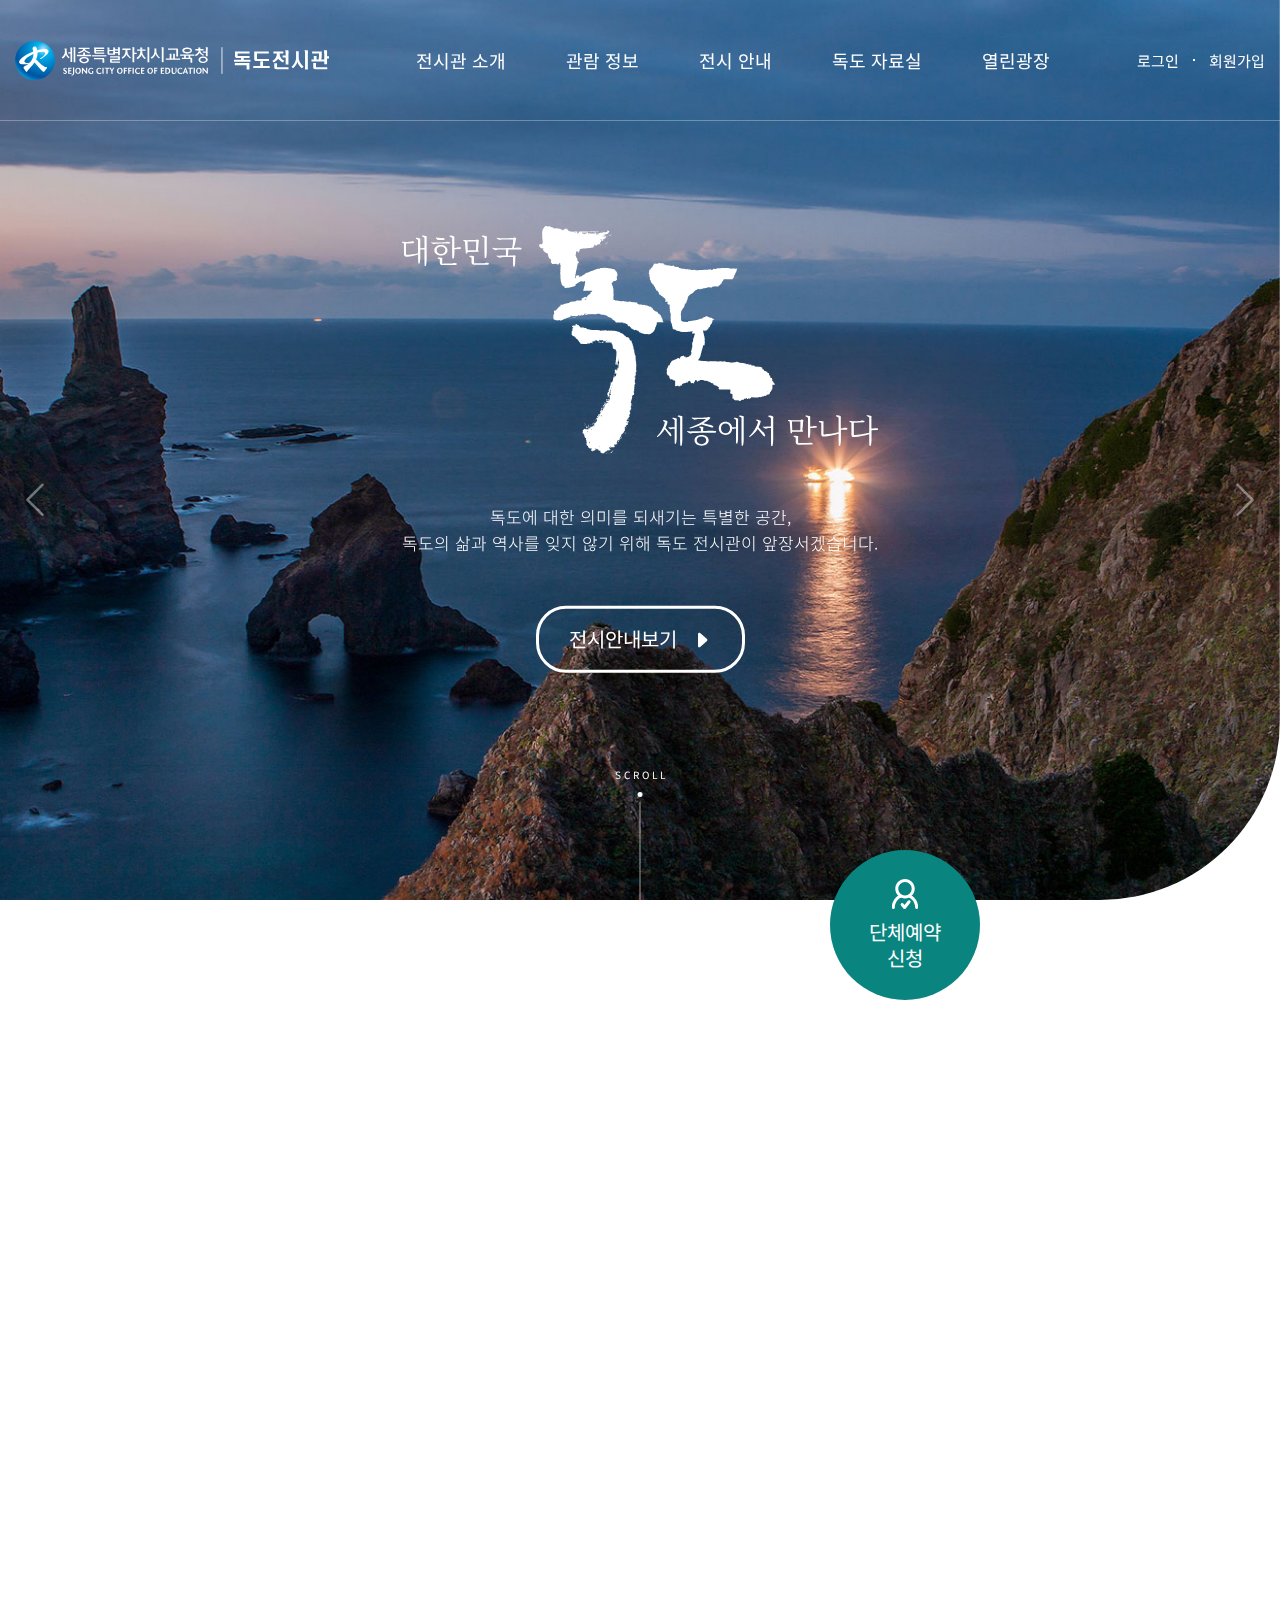
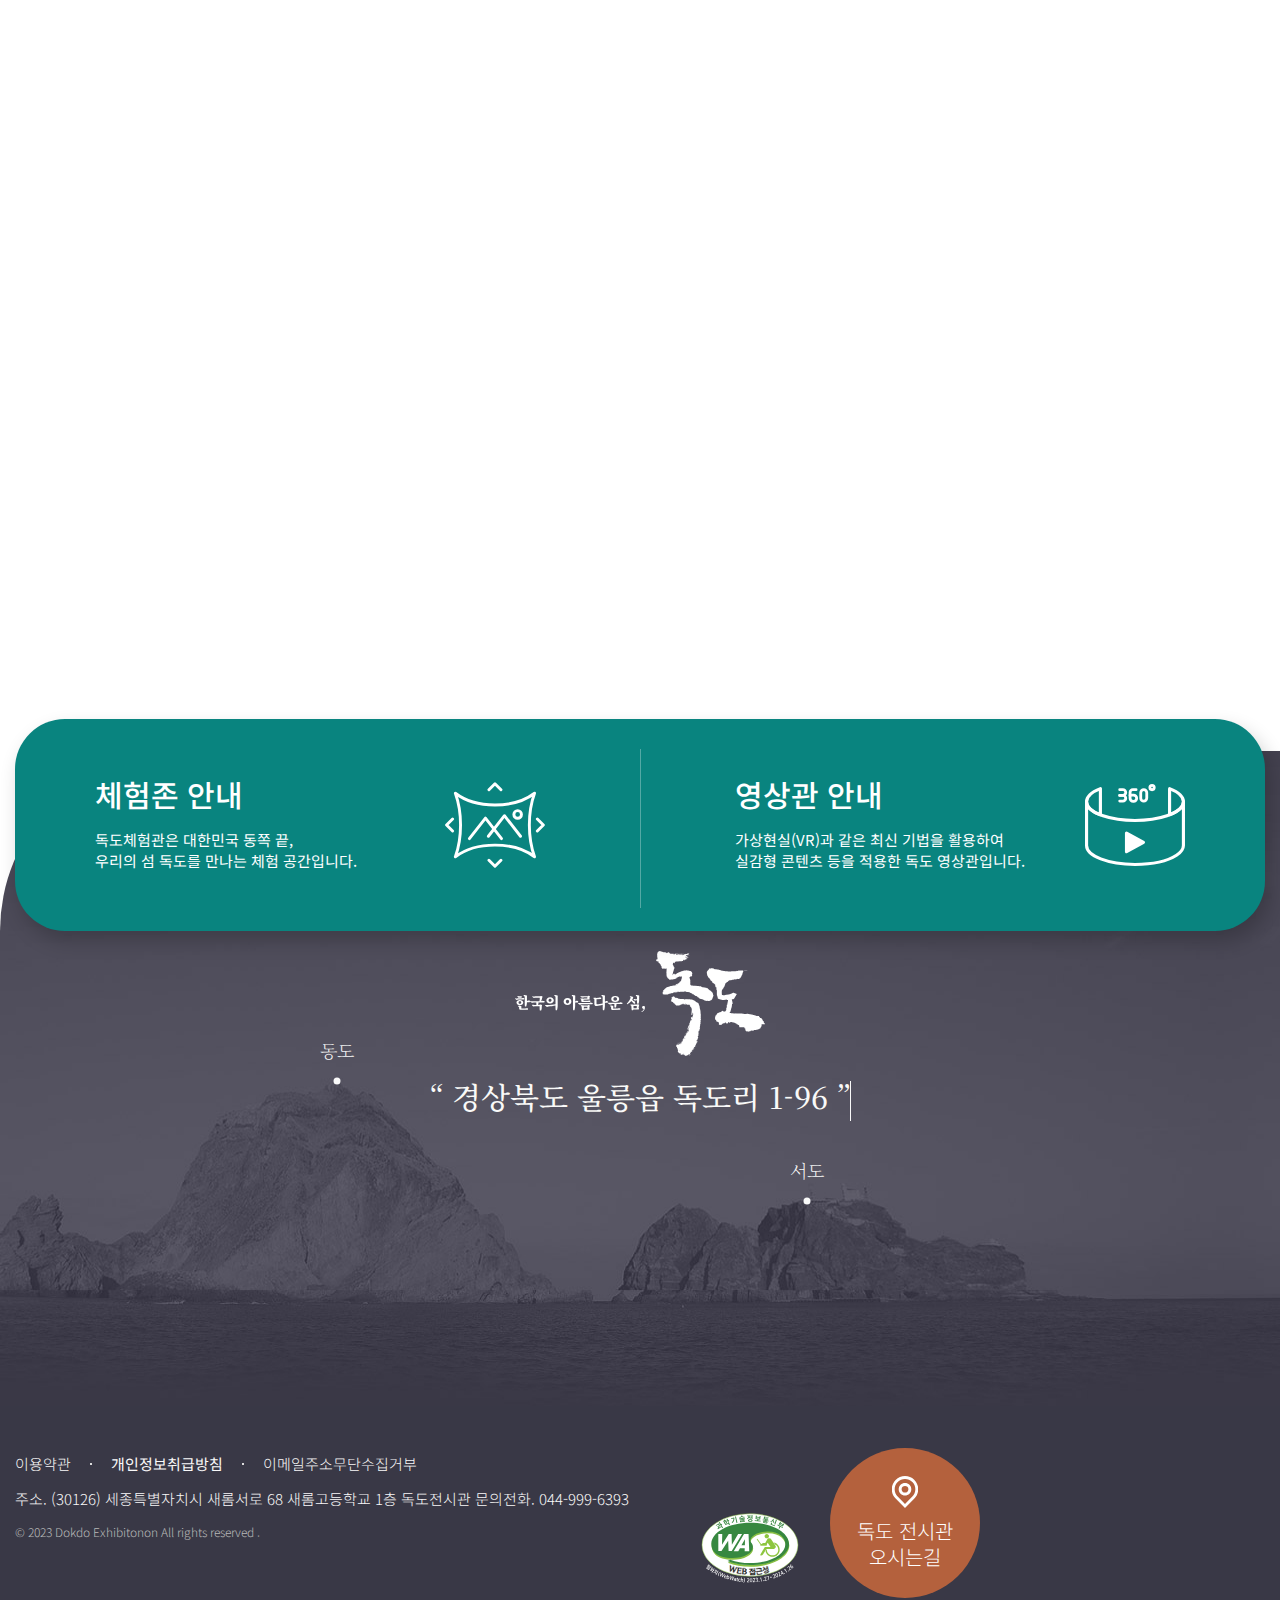
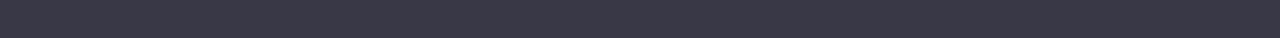
<file: index.html>
<!DOCTYPE html>
<html lang="ko">

<head>
    <meta charset="UTF-8">
    <meta name="viewport" content="width=device-width, initial-scale=1.0">
    <title>독도전시관</title>
    <link rel="stylesheet" href="./css/base.css">
    <link rel="stylesheet" href="https://cdn.jsdelivr.net/npm/swiper@9/swiper-bundle.min.css" />
    <link rel="stylesheet" href="./css/animate.min.css">
    <link rel="stylesheet" href="./css/aos.css">
    <link rel="stylesheet" href="./css/style.css?ver=1.0">

    <script src="./js/jquery-1.12.4.min.js"></script>
    <script src="https://cdn.jsdelivr.net/npm/swiper@9/swiper-bundle.min.js"></script>
    <script src="./js/ScrollToPlugin.min.js"></script>
    <script src="./js/TweenMax.min.js"></script>
    <script src="./js/aos.js"></script>
    <script src="./js/custom.js?ver=1.0"></script>
</head>

<body>
    <div class="wrap">
        <!-- 헤더 -->
        <header class="header">
            <div class="inner header_wrap">
                <h1><a href="/"><img src="./images/logo_simbol.svg" alt=""><img src="./images/logo_tx.svg" alt=""></a>
                </h1>
                <nav class="gnb">
                    <h2 class="blind">메뉴</h2>
                    <ul class="menu">
                        <li><a href="">전시관 소개</a>
                            <ul class="sub">
                                <li><a href="">인사말</a></li>
                                <li><a href="">전시관 연혁</a></li>
                                <li><a href="">오시는길</a></li>
                            </ul>
                        </li>

                        <li><a href="">관람 정보</a>
                            <ul class="sub">
                                <li><a href="">관람안내</a></li>
                                <li><a href="">단체예약</a></li>
                                <li><a href="">예약확인취소</a></li>
                            </ul>
                        </li>

                        <li><a href="">전시 안내</a></li>
                        <li><a href="">독도 자료실</a>
                            <ul class="sub">
                                <li><a href="">독도현황</a></li>
                                <li><a href="">독도사진</a></li>
                                <li><a href="">교육자료실</a></li>
                            </ul>
                        </li>
                        <li><a href="">열린광장</a>
                            <ul class="sub">
                                <li><a href="">공지사항</a></li>
                                <li><a href="">포토앨범</a></li>
                            </ul>
                        </li>
                    </ul>
                </nav>
                <div class="login_area">
                    <ul class="member">
                        <li><a href="">로그인</a></li>
                        <li><a href="">회원가입</a></li>
                    </ul>
                </div>

            </div>

        </header>

        <!-- 메인 -->
        <main>
            <section class="main_visual">
                <h2 class="blind">메인 컨텐츠 소개</h2>
                <div class="main_slide swiper">
                    <div class="swiper-wrapper">
                        <div class="swiper-slide itm01 itm">
                            <div class="slide-image" data-swiper-parallax='45%'></div>
                            <div class="content">
                                <div class="img_box">
                                    <img src="./images/visual_tx.svg" alt="">
                                </div>
                                <p>독도에 대한 의미를 되새기는 특별한 공간,<br />독도의 삶과 역사를 잊지 않기 위해 독도 전시관이 앞장서겠습니다.</p>
                                <a href="" class="btn wc">전시안내보기<i class="bi bi-caret-right-fill"></i></a>
                            </div>
                        </div>
                        <div class="swiper-slide itm02 itm">
                            <div class="slide-image" data-swiper-parallax='45%'></div>
                            <div class="content">
                                <div class="img_box">
                                    <img src="./images/visual_tx.svg" alt="">
                                </div>
                                <p>독도에 대한 의미를 되새기는 특별한 공간,<br />독도의 삶과 역사를 잊지 않기 위해 독도 전시관이 앞장서겠습니다.</p>
                                <a href="" class="btn wc">전시안내보기</a>
                            </div>
                        </div>
                    </div>
                </div>

                <div class="arrows">
                    <i class="bi bi-chevron-left left"></i>
                    <i class="bi bi-chevron-right right"></i>
                </div>
                <div class="btn_cicle">
                    <a href="" class="case">
                        <span>단체예약<br />신청</span>
                    </a>
                </div>
                <div class="scroll">
                    <span>S C R O L L</span>
                </div>
            </section>


            <section class="main_content section _se_">
                <h2 class="blind">메인 콘텐츠</h2>
                <div class="inner content">
                    <div class="left">
                        <h3>독도 바로알기</h3>
                        <p>독도의 역사를 배우고, 자연을 체험하며 독도영토주권<br />
                            수호 의지를 다질 수 있는 소중한 시간이 되기를 바랍니다.</p>
                        <a href="" class="btn mc">바로가기
                        </a>
                    </div>
                    <div class="right">
                        <h3>관람안내</h3>
                        <div class="desc">
                            <i class="bi bi-caret-right-fill"></i>
                            <a href="tel:044-999-6393" class="tel">044-999-6393</a>
                            <a href="" class="btn2">관람 문의하기</a>
                        </div>
                        <ul class="list_dots list">

                            <li><strong>관람시간</strong>
                                <p>화요일-토요일 9:00 ~ 17:00<br />
                                    (점심시간 12:00~13:00, 입장마감 16:30)<br />
                                    <span>※ 관람시간은 학교 사정에 따라 변경될 수 있습니다.</span>
                                </p>
                            </li>
                            <li><strong>휴관안내</strong>
                                <p>일요일, 월요일 및 공휴일</p>
                            </li>
                            <li><strong class="ls2">위치</strong>
                                <p>세종특별자치시 새롬서로 68 새롬고등학교 1층</p>
                            </li>

                        </ul>
                    </div>
                </div>

            </section>


            <section class="main_notice _se_">
                <div class="inner content">
                    <div class="left">
                        <h2>공지사항</h2>
                        <p>독도의 미래를 생각하는 공간으로<br />
                            앞으로도 지속적으로 활용되기를 바랍니다.</p>
                        <div class="arrows">
                            <i class="bi bi-chevron-left left"></i>
                            <i class="bi bi-chevron-right right"></i>
                        </div>

                    </div>
                    <div class="right_slide">
                        <div class="swiper notice_slide">
                            <div class="swiper-wrapper">
                                <div class="swiper-slide card">
                                    <a href="">
                                        <div class="img_box"><img src="./images/img_visual01.jpg" alt=""></div>
                                        <div class="new btn3">NEW</div>
                                        <strong>2023학년도 독도전시관 상반기 독도체험교실 안내</strong>
                                        <p class="desc">2023학년도 상반기 독도체험교실을 다음과 같이 실시합니다.
                                            □ 행사안내
                                            ◦ (기 간) 2023. 4. 4.(화) ~ 6. 16.(금)
                                        </p>
                                    </a>
                                </div>
                                <div class="swiper-slide card">
                                    <a href="">
                                        <div class="img_box"><img src="./images/img_visual02.jpg" alt=""></div>
                                        <div class="new btn3">NEW</div>
                                        <strong>2023학년도 독도전시관 상반기 독도체험교실 안내</strong>
                                        <p class="desc">2023학년도 상반기 독도체험교실을 다음과 같이 실시합니다.
                                            □ 행사안내
                                            ◦ (기 간) 2023. 4. 4.(화) ~ 6. 16.(금)
                                        </p>
                                    </a>

                                </div>
                            </div>
                        </div>
                    </div>
                </div>
            </section>

            <section class="main_banner _se_">
                <h2 class="blind">메인 배너</h2>
                <div class="inner">
                    <ul class="content">
                        <li>
                            <a href="">
                                <h3>체험존 안내</h3>
                                <p>독도체험관은 대한민국 동쪽 끝, <br /> 우리의 섬 독도를 만나는 체험 공간입니다.</p>

                            </a>
                        </li>
                        <li>
                            <a href="">
                                <h3>영상관 안내</h3>
                                <p>가상현실(VR)과 같은 최신 기법을 활용하여<br />
                                    실감형 콘텐츠 등을 적용한 독도 영상관입니다.
                                </p>
                            </a>
                        </li>
                    </ul>
                </div>
            </section>

        </main>
        <!-- 푸터 -->
        <footer class="footer">
            <div class="top">
                <div class="inner content">
                    <div class="img_box">
                        <img src="./images/img_logo2.svg" alt="">
                    </div>
                    <div class="txt">“ 경상북도 울릉읍 독도리 1-96 ”</div>
                </div>
                <div class="dots">
                    <div class="east">
                        <p>동도</p>
                    </div>
                    <div class="west">
                        <p>서도</p>
                    </div>
                </div>
            </div>
            <div class="bottom">
                <div class="bottom_wrap">
                    <address class="inner content">
                        <ul class="customer">
                            <li><a href="">이용약관</a></li>
                            <li><a href=""><strong>개인정보취급방침</strong></a></li>
                            <li><a href="">이메일주소무단수집거부</a></li>
                        </ul>
                        <div class="adress">
                            주소. (30126) 세종특별자치시 새롬서로 68 새롬고등학교 1층 독도전시관
                            문의전화. 044-999-6393
                        </div>
                        <div class="copy">&copy; 2023 Dokdo Exhibitonon All rights reserved .</div>
                    </address>
                    <div class="web">
                        <img src="./images/wa_mark.svg" alt="">
                        <div class="btn_cicle">
                            <a href="" class="case">
                                <span>독도 전시관<br />오시는길</span>
                            </a>
                        </div>
                    </div>
                </div>
            </div>
        </footer>
        <div class="mobil_btn">
            <i class="bi bi-list"></i>
        </div>
    </div>
</body>

</html>
</file>
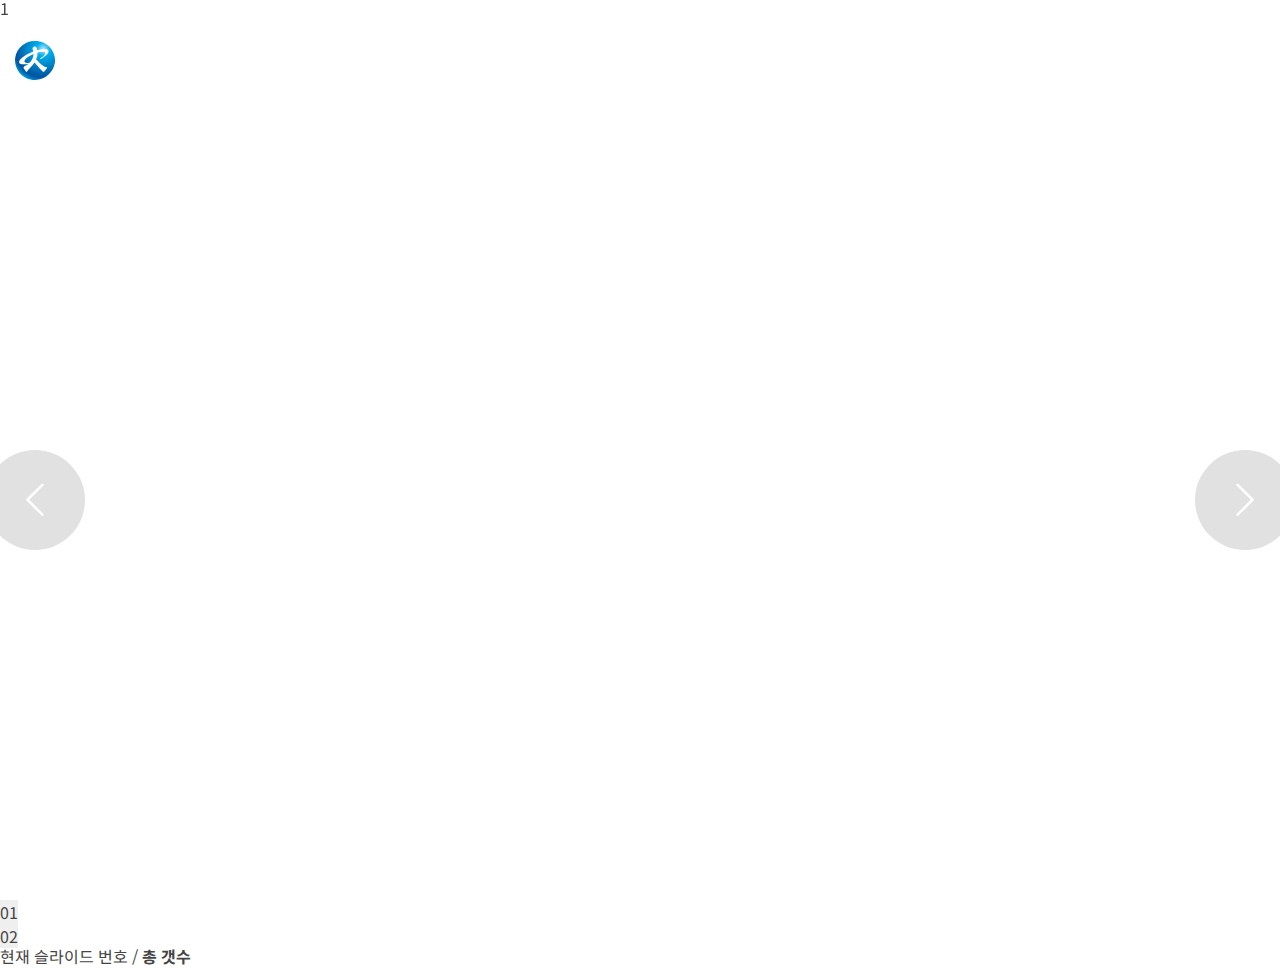
<file: index_b01.html>
<!DOCTYPE html>
<html lang="ko">

<head>
    <meta charset="UTF-8">
    <meta name="viewport" content="width=device-width, initial-scale=1.0">
    <title>독도 따라만들기</title>
    <link rel="stylesheet" href="./css/base.css">
    <link rel="stylesheet" href="https://cdn.jsdelivr.net/npm/swiper@9/swiper-bundle.min.css" />
    <link rel="stylesheet" href="./css/aos.css">
    <link rel="stylesheet" href="./css/style.css?ver=1.0">

    <script src="./js/jquery-1.12.4.min.js"></script>
    <script src="https://cdn.jsdelivr.net/npm/swiper@9/swiper-bundle.min.js"></script>
    <script src="./js/ScrollToPlugin.min.js"></script>
    <script src="./js/TweenMax.min.js"></script>
    <script src="./js/aos.js"></script>
    <script src="./js/custom.js?ver=1.0"></script>
</head>

<body>
    <div class="wrap">
        <!-- 헤더 -->
        <header class="header">
            <div class="inner header_wrap">
                <h1><a href="/"><img src="./images/logo_simbol.svg" alt=""><img src="./images/logo_tx.svg" alt=""></a>
                </h1>
                <nav class="gnb">
                    <ul class="menu">
                        <li><a href="">전시관 소개</a>
                            <ul class="sub">
                                <li><a href="">인사말</a></li>
                                <li><a href="">전시관 연혁</a></li>
                                <li><a href="">오시는길</a></li>
                            </ul>
                        </li>

                        <li><a href="">관람 정보</a>
                            <ul class="sub">
                                <li><a href="">관람안내</a></li>
                                <li><a href="">단체예약</a></li>
                                <li><a href="">예약확인취소</a></li>
                            </ul>
                        </li>

                        <li><a href="">전시 안내</a></li>
                        <li><a href="">독도 자료실</a>
                            <ul class="sub">
                                <li><a href="">독도현황</a></li>
                                <li><a href="">독도사진</a></li>
                                <li><a href="">교육자료실</a></li>
                            </ul>
                        </li>
                        <li><a href="">열린광장</a>
                            <ul class="sub">
                                <li><a href="">공지사항</a></li>
                                <li><a href="">포토앨범</a></li>
                            </ul>
                        </li>
                    </ul>
                </nav>
                <div class="login_area">
                    <ul class="member">
                        <li><a href="">로그인</a></li>
                        <li><a href="">회원가입</a></li>
                    </ul>
                </div>
            </div>
        </header>
        <!-- 메인 -->
        <main>
            <section class="main_visual">
                <div class="main_slide swiper">
                    <div class="swiper-wrapper">
                        <!-- swiper-slide-active라는 스와이퍼 적용 시 붙는 class가 존재함 ↓-->
                        <div class="swiper-slide itm01 itm">1</div>
                        <div class="swiper-slide itm02 itm">2</div>
                        <!-- 그래서 css로 slideActiveClass: 'on' 적용해서 class를 on으로 바꿈 -->
                    </div>
                </div>
                <div class="arrows">
                    <i class="bi bi-chevron-left left"></i>
                    <i class="bi bi-chevron-right right"></i>
                </div>
                <ul class="slide_dots">
                    <li><button>01</button></li>
                    <li><button>02</button></li>
                </ul>

                <div class="num">
                    <span>현재 슬라이드 번호</span> / <strong>총 갯수</strong>
                </div>

                <div class="cicle">
                    <span></span>
                    <span></span>
                </div>

            </section>

            <section class="">
                <div class=" inner"></div>
            </section>

            <section class="">
                <div class="inner"></div>
            </section>

        </main>
        <!-- 푸터 -->
        <footer class="footer">

        </footer>
    </div>
</body>

</html>
</file>
<file: css/base.css>
@charset "utf-8";

@import url('https://fonts.googleapis.com/css2?family=Noto+Sans+KR:wght@100;300;400;500;700;900&family=Noto+Serif+KR:wght@200;300;400;500;600;700;900&family=Roboto:wght@100;300;400;500;700;900&display=swap');
@import url("https://cdn.jsdelivr.net/npm/bootstrap-icons@1.10.5/font/bootstrap-icons.css");
/* 
 * base CSS Document
 */

/* reset */
body,
p,
div,
span,
h1,
h2,
h3,
h4,
h5,
h6,
ul,
ol,
li,
dl,
dt,
dd,
table,
th,
td,
form,
fieldset,
legend,
input,
textarea,
button,
select {
    margin: 0;
    padding: 0;
    box-sizing: border-box;
}

*::before,
*::after {
    box-sizing: border-box;
}

body,
input,
textarea,
button,
select {
    font-family: 'Noto Sans KR', 'Roboto', 'Noto Serif KR', sans-serif;
    color: #444;
    font-weight: 400;
}

html {
    font-size: 6.25%;
}

body {
    font-size: 16rem;
    font-family: 'Noto Sans KR', 'Roboto', 'Noto Serif KR', sans-serif;
    line-height: 1;
    word-break: keep-all;
}

h1,
h2,
h3,
h4,
h5,
h6 {
    font-size: inherit;
    font-weight: inherit;
}

input,
textarea,
button,
select {
    font-size: 16px;
}

img,
fieldset,
button {
    border: 0;
}

textarea {
    overflow: auto;
}

input[type=submit],
input[type=button],
button {
    cursor: pointer;
}

img {
    vertical-align: top;
}

address,
em {
    font-style: normal;
}

table {
    border-spacing: 0;
    border-collapse: collapse;
}

table,
th,
td {
    border: none;
}

caption {
    overflow: hidden;
    line-height: 0;
    text-indent: -2000em;
}

legend,
.hidden {
    padding: 0;
    margin: 0;
    overflow: hidden !important;
    text-indent: 100%;
    white-space: nowrap;
    font-size: 0;
}

i {
    font-style: normal;
}

/* HTML5 display-role reset for older browsers */
article,
aside,
details,
figcaption,
figure,
footer,
header,
hgroup,
menu,
nav,
section,
address {
    display: block;
    box-sizing: border-box;
}

figure {
    padding: 0px;
    margin: 0px;
}

/* 링크 기본값 */
a {
    text-decoration: none;
    color: inherit
}

/* 리스트 스타일 제거 */
ul,
ol,
li {
    list-style: none;
}

/* mobile */
body {
    -webkit-text-size-adjust: none;
    -moz-text-size-adjust: none;
    -ms-text-size-adjust: none;
}

/* hidden contents */
.skip,
.hidden {
    position: absolute;
    width: 1rem;
    height: 1rem;
    font-size: 0;
    line-height: 0;
    overflow: hidden;
    z-index: -1
}

.blind {
    position: absolute;
    width: 1px;
    height: 1px;
    margin: -1px;
    overflow: hidden;
    clip: rect(0 0 0 0)
}

.skip:focus {
    top: 0;
    left: 0;
    display: inline-block;
    width: auto;
    height: auto;
    padding: 0 30rem;
    font-size: 14rem;
    line-height: 40rem;
    color: #fff;
    background: #09847F;
    z-index: 10
}

#skip_navi {
    position: absolute;
    top: 0;
    height: 0rem;
    width: 100%;
    z-index: 999;
}

#skip_navi a {
    display: block;
    height: 1rem;
    width: 1rem;
    margin-bottom: -1rem;
    overflow: hidden;
    text-align: center;
    color: #fff;
    white-space: nowrap;
    font-size: 18rem
}

#skip_navi a:focus,
#skip_navi a:active {
    display: block;
    top: 0;
    width: 100%;
    height: 45rem;
    line-height: 45rem;
    padding: 10rem 0;
    background: #09847F;
}


.inner {
    max-width: 1440rem;
    margin: 0 auto;
    padding: 0 15rem;
}
</file>
<file: css/style.css>
/* 변수쓰기 */
:root {
    --mc: #09847F;
    --sc: #B4613D;
    --lc: #dddddd;
    --wc: #ffffff;
    --dc: #444444;
    --gc: #f9f9f9;
}


.inner {
    max-width: 1440rem;
    margin: 0 auto;
    padding: 0 15rem;
}

.btn {
    display: inline-block;
    font-size: 20rem;
    padding: 20rem 30rem;
    border-radius: 30rem;
    overflow: hidden;
}

.btn2 {
    display: inline-block;
    font-size: 18rem;
    padding: 10rem 20rem;
    border-radius: 20rem;
    overflow: hidden;
    background: var(--dc);
    color: var(--wc);
    transition: .5s;
}

.btn2:hover {
    background: #111;
}

.btn3 {
    display: inline-block;
    font-size: 14rem;
    padding: 5rem 10rem 4rem 10rem;
    border-radius: 10rem;
    overflow: hidden;
    color: var(--mc);
    border: 2px solid var(--mc);
}

.btn::after {
    content: "\f231";
    font-family: bootstrap-icons;
    vertical-align: -3px;
    margin: 0 0 0 15rem;
}

.btn.wc {
    position: relative;
    color: var(--wc);
    border: 3px solid var(--wc);

}

.btn.wc::before {
    content: "";
    position: absolute;
    top: 0;
    left: 0;
    right: 0;
    height: 0;
    z-index: -1;
    background: var(--mc);
    transition: .5s;
}

.btn.wc:hover::before {
    top: auto;
    bottom: 0;
    height: 100%;
}

.btn.mc {
    position: relative;
    color: var(--mc);
    border: 3px solid var(--mc);
    transition: 0.4s;
}

.btn.mc::before {
    content: "";
    position: absolute;
    top: 0;
    left: 0;
    right: 0;
    height: 0;
    z-index: -1;
    background: var(--mc);
    transition: .5s;
}

.btn.mc:hover::before {
    top: auto;
    bottom: 0;
    height: 100%;
}

.btn.mc:hover {
    color: var(--wc);
}

.list_dots>* {
    position: relative;
    padding: 0 0 0 15rem;
}

.list_dots>*::before {
    content: "";
    position: absolute;
    top: 7rem;
    left: 0;
    width: 2rem;
    height: 2rem;
    background: var(--mc);
}


.section {
    padding: 100rem 0;
}

.section.gc {
    background: var(--gc);
}


.wrap {}


/* 헤더 */
.header {
    position: fixed;
    top: 0;
    left: 0;
    right: 0;
    z-index: 999;
    border-bottom: 1px solid rgba(255, 255, 255, 0.3);
}


.header.on {
    background: var(--wc);
    border-bottom: 1px solid rgba(0, 0, 0, 0.1);
}

.header .header_wrap {
    display: flex;
    justify-content: space-between;
    align-items: center;
    height: 120rem;
    color: var(--mc);

    transition: height 0.5s;
}

.header.on .header_wrap {
    height: 80rem;
}

.header h1 {
    font-size: 0;
}

.header h1 img {
    height: 39rem;
}

.header.on h1 img:last-child {
    filter: invert();
}

/* 메뉴 */
.gnb {}

.gnb .menu {
    display: flex;
}

.gnb .menu>li {
    position: relative;
    padding: 0 30px;
}

.gnb .menu a {
    display: block;
    color: var(--wc);
    font-size: 18rem;
    line-height: 120rem;
}

.header.on .gnb .menu a {
    color: var(--dc);
}

/* 서브메뉴(다단메뉴) */
.gnb .sub {
    position: absolute;
    top: 130rem;
    left: 50%;
    transform: translate(-50%, 0);
    background: var(--wc);
    width: 180rem;
    text-align: center;
    box-shadow: 15px 20px 30px rgba(17, 17, 17, 0.1);
    padding: 15rem 0;
    border-radius: 20rem;

    opacity: 0;
    visibility: hidden;

    transition: 0.5s;
}

.header.on .gnb .menu li:hover .sub {
    top: 80rem;
}

.gnb .menu li:hover .sub {
    top: 100rem;
    opacity: 1;
    visibility: visible;
}

.gnb .sub li~li {}

.gnb .sub a {
    display: block;
    color: var(--dc);
    font-size: 15rem;
    line-height: 40rem;
}


/* 로그인 */
.login_area .member {
    display: flex;
    gap: 30px;
}

.login_area .member a {
    font-size: 15rem;
    color: var(--wc);
}

.login_area .member li~li {
    position: relative;
}

.login_area .member li~li::before {
    content: "";
    position: absolute;
    top: 50%;
    left: -15rem;
    width: 2px;
    height: 2px;
    transform: translate(-50%, -50%);
    background: var(--wc);
}

.header.on .login_area .member a {
    color: var(--dc);
}

.header.on .login_area .member li~li::before {
    background: var(--dc);
}


/* 메인 */
/* 메인 비쥬얼 스와이퍼 */
.main_visual {
    position: relative;
    height: 100vh;
}

.main_slide {
    border-radius: 0 0 180rem 0;
    overflow: hidden;
}

.main_slide .itm {
    position: relative;
    overflow: hidden;
    height: 100vh;
}

.main_slide .itm .slide-image {
    position: absolute;
    inset: 0 0 0 0;
}

.main_slide .itm .content {
    position: absolute;
    top: 50%;
    left: 50%;
    transform: translate(-50%, -50%);
    z-index: 999;

    text-align: center;
}

.main_slide .itm .img_box {
    margin: 0 0 50rem 0;
}

.main_slide .itm p {
    color: var(--wc);
    margin: 0 0 50rem 0;
    text-align: center;
    font-size: 17rem;
    font-weight: 300;
    line-height: 26rem;
    transform: translate(-100rem, 0);
    opacity: 0;
    transition: .5s 1s;
}

.main_slide .itm.on p {
    opacity: 1;
    transform: translate(0, 0);
}

.main_slide .itm .btn {
    transform: translate(100rem, 0);
    opacity: 0;
    transition: .5s 1.5s;
}

.main_slide .itm.on .btn {
    opacity: 1;
    transform: translate(0, 0);
}

/* .swiper-wrapper {
    transition-timing-function: cubic-bezier(0.17, 0.46, 1, 0.39);
} */

.main_slide .itm01 .slide-image {
    height: 100vh;
    background: url(../images/img_visual01.jpg) no-repeat center center/cover;
}

.main_slide .itm02 .slide-image {
    height: 100vh;
    background: url(../images/img_visual02.jpg) no-repeat center center/cover;
}

.main_visual .arrows {
    position: absolute;
    top: 50%;
    left: 50%;
    z-index: 998;
    transform: translate(-50%, -50%);
    max-width: 1600rem;
    width: 100%;

}

.main_visual .arrows i {
    position: absolute;
    top: 0;
    cursor: pointer;
    opacity: 0.4;
    transition: 0.5s;
}

.main_visual .arrows .left {
    left: -15rem;
}

.main_visual .arrows .right {
    right: -15rem;
}

.main_visual:hover .arrows .left {
    opacity: 1;
    transform: translate(30rem, 0);
}

.main_visual:hover .arrows .right {
    opacity: 1;
    transform: translate(-30rem, 0);
}

.main_visual .arrows i::before {
    font-size: 40rem;
    color: var(--wc);
    padding: 30rem;
    background: rgba(0, 0, 0, 0.3);
    border-radius: 50%;
}

.main_visual .scroll {
    position: absolute;
    bottom: 120px;
    left: 50%;
    transform: translate(-50%, 0);
    z-index: 998;
}

.main_visual .scroll span {
    position: relative;
    color: var(--gc);
    font-size: 10px;
    text-transform: uppercase;
}

.main_visual .scroll span::before {
    content: "";
    position: absolute;
    top: 35px;
    left: 50%;
    width: 2px;
    height: 120px;
    background: rgba(255, 255, 255, 0.3);
    transform: translate(-50%, 0);
}

.main_visual .scroll span::after {
    content: "";
    position: absolute;
    top: 25px;
    left: 50%;
    width: 5px;
    height: 5px;
    background: rgba(255, 255, 255, 1);
    transform: translate(-50%, 0);
    border-radius: 50%;

    animation: circle 1.5s infinite cubic-bezier(1, .45, .55, .65);
}

@keyframes circle {
    0% {
        transform: translate(-50%, 0);
    }

    80% {
        outline: 0 solid rgba(255, 255, 255, 0.8);
    }

    100% {
        transform: translate(-50%, 115px);
        outline: 30px solid rgba(64, 136, 230, 0);
    }
}


.main_visual .btn_cicle {
    position: absolute;
    bottom: -100rem;
    right: 300rem;
    z-index: 999;
    z-index: 1;
}

.main_visual .btn_cicle .case {
    display: flex;
    flex-direction: column;
    justify-content: center;
    align-items: center;
    width: 150rem;
    height: 150rem;
    background: var(--mc);
    color: var(--wc);
    font-size: 20rem;
    border-radius: 50%;
    text-align: center;
    line-height: 26rem;


}

.main_visual .btn_cicle:hover .case {

    animation: flipInY 1s;
}

.main_visual .btn_cicle .case::before {
    content: "";
    display: block;
    width: 26rem;
    height: 30rem;
    background: url(../images/icon_apply.svg) no-repeat center center/cover;
    margin: 0 0 10rem 0;
}

.main_content {}

.main_content .content {
    display: grid;
    grid-template-columns: repeat(2, 1fr);
    gap: 30rem;
}

.main_content .content>* {
    padding: 80rem 60rem;
}

.main_content .content .left {
    position: relative;
    border-radius: 50rem;
    background: var(--gc);
}

.main_content .content .left::before {
    content: '';
    position: absolute;
    bottom: 0;
    right: 0;
    width: 400rem;
    height: 200rem;
    background: url(../images/img_dokdo.png) no-repeat right bottom/cover;
    border-radius: 0 0 50rem 0;
    filter: invert(0);

}

.main_content .content h3 {
    font-size: 40rem;
    font-weight: 700;
    margin: 0 0 17rem 0;
}

.main_content .content .left {
    opacity: 0;
    transform: translate(0, 100rem);
    transition: 0.8s;
}

.main_content.on .content .left {
    opacity: 1;
    transform: translate(0, 0);
}

.main_content .content .right {
    opacity: 0;
    transform: translate(0, 100rem);
    transition: 0.8s;
}

.main_content.on .content .right {
    opacity: 1;
    transform: translate(0, 0);
}

.main_content .content .left p {
    font-size: 15rem;
    font-weight: 300;
    line-height: 20rem;
    margin: 0 0 57rem 0;
}


.main_content .content .right span {
    color: #aaa;
}

.main_content .content .right .desc {
    display: flex;
    justify-content: space-between;
    align-items: center;
    margin: 0 0 30rem 0;
    padding: 0 0 15rem 0;
    border-bottom: 1px dotted var(--lc);
}

.main_content .content .right .desc i {
    background: var(--gc);
    padding: 15rem 16rem;
    border-radius: 50%;
    font-size: 30rem;
}

.main_content .content .right .desc .tel {
    font-size: 35rem;
    font-weight: 700;
}



.main_content .content .list>* {
    display: grid;
    grid-template-columns: 100rem 1fr;
    margin: 0 0 20rem 0;
    line-height: 1.6;
}

.main_content .content .list>*::before {
    top: 13rem;
}

.main_content .content .list .ls2 {
    letter-spacing: 30rem;
}


.main_notice {
    padding: 0 0 100rem 0;
}

.main_notice .content {
    opacity: 0;
    transform: translate(0, 100rem);
    transition: 0.8s;
}

.main_notice.on .content {
    opacity: 1;
    transform: translate(0, 0)
}

.main_notice h2 {
    font-size: 50rem;
    font-weight: 700;
    margin: 0 0 30rem 0;
}

.main_notice .arrows i {
    padding: 11rem 16rem;
    font-size: 25rem;
    background: var(--lc);
    color: var(--gc);
    border-radius: 50%;
    margin: 0 20rem 0 0;
}

.main_notice p {
    font-size: 15rem;
    font-size: 300;
    line-height: 20rem;
    margin: 0 0 57rem 0;
}

.main_notice .content {
    display: grid;
    grid-template-columns: 1fr 2fr;
}

.main_notice .right_slide {
    position: relative;
    /* overflow: hidden; */
    min-width: 0;
}

.main_notice .right_slide::before {
    content: "";
    position: absolute;
    top: -20rem;
    left: -45rem;
    width: 100rem;
    height: 100rem;
    outline: 50rem solid var(--mc);
    border-radius: 50%;
}

.main_notice img {
    width: 100%;
    height: 300rem;
    object-fit: cover;
}

.main_notice .card {
    padding: 15rem;
    background: var(--gc);
    border-radius: 10rem;
}

.main_notice .card .img_box {
    border-radius: 5rem;
    overflow: hidden;
    margin: 0 0 15rem 0;
}

.main_notice .card strong {
    display: block;
    margin: 10rem 0;
}


.main_banner .content {
    position: relative;
    display: grid;
    grid-template-columns: repeat(2, 1fr);
    gap: 30rem;
    background: var(--mc);
    color: var(--wc);
    margin: 0 auto -80rem auto;

    border-radius: 50rem;
    box-shadow: 5rem 10rem 20rem rgba(0, 0, 0, 0.2);

    transform: translate(0, 100rem);
    transition: 0.5s;
    z-index: 1;
}

.main_banner.on .content {
    transform: translate(0, 0);
}

.main_banner .content a {
    display: block;
    padding: 60rem 80rem;
}

.main_banner .content h3 {
    font-size: 30rem;
    font-weight: 500;
    margin: 0 0 20rem 0;
}

.main_banner .content p {
    font-size: 15rem;
    line-height: 21rem;
}

.main_banner .content li {
    position: relative;
}


.main_banner .content li a::after {
    content: "";
    position: absolute;
    right: 80rem;
    top: 50%;
    transform: translate(0, -50%);
    width: 100rem;
    height: 100rem;
    background: url(../images/icon_experience.svg) no-repeat center;
}

.main_banner .content li:last-child a::after {
    background: url(../images/icon_theater.svg) no-repeat center;
}


.main_banner .content li~li::before {
    content: "";
    position: absolute;
    left: -15rem;
    top: 30rem;
    bottom: 30rem;
    height: 75%;
    width: 1px;
    background: rgba(255, 255, 255, 0.3);
}




.footer {}

.footer .top {
    position: relative;
    border-radius: 180rem 0 0 0;
    overflow: hidden;
    background: #434250 url(../images/bg_banner.jpg) no-repeat center bottom;
    padding: 200rem 0 300rem 0;

}

/* .footer .top .content {
    text-align: center;
} */

.footer .top .content .img_box {
    width: 250rem;
    margin: 0 auto 50rem auto;
}

.footer .top .txt {
    position: absolute;
    top: 330rem;
    left: 50%;
    transform: translate(-50%, 0);
    font-size: 30rem;
    font-weight: 500;
    font-family: 'Noto Serif KR';
    color: var(--dc);
    white-space: nowrap;
}

.footer .top .content .txt::before {
    content: "“ 경상북도 울릉읍 독도리 1-96 ”";
    position: absolute;
    top: 0;
    left: 0;


    width: 100%;
    height: 40rem;
    color: var(--gc);
    white-space: nowrap;
    overflow: hidden;

    border-right: 1px solid var(--gc);
    animation: tt 7s infinite steps(31);
}

@keyframes tt {
    0% {
        width: 0;
    }

    50% {
        width: 100%;
    }

    100% {
        width: 0;
    }
}




.footer .top .dots {
    position: relative;
    left: 50%;
    color: var(--gc);
    font-family: 'Noto Serif KR';
    font-size: 18rem;
    font-weight: 100;
}

.footer .top .dots .east {
    position: absolute;
    top: -65rem;
    left: 0;
    margin: 0 0 0 -320rem;
}

.footer .top .dots .west {
    position: absolute;
    top: 55rem;
    margin: 0 0 0 150rem;
}

.footer .top .dots .east::before,
.west::before {
    content: "";
    position: absolute;
    top: 40rem;
    left: 50%;
    transform: translate(-50%, -50%);
    width: 7rem;
    height: 7rem;
    background: var(--gc);
    border-radius: 50%;
}

.footer .top .dots .east::after,
.west::after {
    content: "";
    position: absolute;
    top: 40rem;
    left: 50%;
    transform: translate(-50%, -50%);
    border-radius: 50%;
    animation: scale 2.5s infinite;

}


@keyframes scale {
    0% {
        width: 10rem;
        height: 10rem;
        background: rgba(255, 255, 255, 0.2);
    }

    50% {
        width: 30rem;
        height: 30rem;
        background: rgba(255, 255, 255, 0.2);
    }

    100% {
        width: 7rem;
        height: 7rem;
        background: rgba(255, 255, 255, 0.2);
    }
}

.footer .bottom_wrap {
    padding: 50rem 0 100rem 0;
    background: #393846;
    color: var(--gc);
    font-size: 15rem;
    font-weight: 300;
}

.footer .bottom .customer {
    display: flex;
    gap: 40rem;
    margin: 0 0 20rem 0;
}

.footer .bottom .customer>* {
    position: relative;
}

.footer .bottom .customer li~li::before {
    content: "";
    position: absolute;
    left: -20rem;
    top: 50%;
    width: 2px;
    height: 2px;
    transform: translate(-50%, -50%);
    background: var(--lc);
}

.footer .bottom .adress {
    margin: 0 0 20rem 0;

}

.footer .bottom .copy {
    font-size: 12rem;
    color: #b8b8b8;
}

.footer .bottom .web {
    position: relative;
}

.footer .bottom .web img {
    position: absolute;
    bottom: -60rem;
    right: 480rem;
    height: 100rem;
    width: 100rem;
}


.footer .bottom .web .btn_cicle {
    position: absolute;
    bottom: -60rem;
    right: 300rem;
    z-index: 999;
    z-index: 1;
}

.footer .bottom .web .btn_cicle .case {
    display: flex;
    flex-direction: column;
    justify-content: center;
    align-items: center;
    width: 150rem;
    height: 150rem;
    background: var(--sc);
    color: var(--wc);
    font-size: 20rem;
    border-radius: 50%;
    text-align: center;
    line-height: 26rem;


}

.footer .bottom .web .btn_cicle:hover .case {

    animation: flipInY 1s;
}

.footer .bottom .web .btn_cicle .case::before {
    content: "";
    display: block;
    width: 26rem;
    height: 32rem;
    background: url(../images/icon_map.svg) no-repeat center center/cover;
    margin: 0 0 10rem 0;
}

.mobil_btn {
    display: none;
}




@media (max-width: 768px) {

    .inner {
        max-width: 1440rem;
        margin: 0 auto;
        padding: 0 15rem;
    }

    .btn2 {
        display: inline-block;
        font-size: 16rem;
        padding: 10rem 20rem;
        border-radius: 15rem;
        overflow: hidden;
        background: var(--dc);
        color: var(--wc);
        transition: .5s;
    }

    .btn.mc {
        position: relative;
        color: var(--mc);
        background: var(--wc);
        border: 3px solid var(--mc);
        transition: 0.4s;
    }

    .btn.mc:hover {
        color: var(--mc);
    }


    .list_dots>* {
        position: relative;
        padding: 0 0 0 15rem;
    }

    .list_dots>*::before {
        content: "";
        position: absolute;
        top: 7rem;
        left: 0;
        width: 2rem;
        height: 2rem;
        background: var(--mc);
    }


    .section {
        padding: 80rem 0;
    }

    .section.gc {
        background: var(--gc);
    }


    .wrap {}


    /* 헤더 */
    .header {
        position: fixed;
        top: 0;
        left: 0;
        right: 0;
        z-index: 999;
        border-bottom: 1px solid rgba(255, 255, 255, 0.3);
        white-space: nowrap;
    }


    .header.on {
        background: var(--wc);
        border-bottom: 1px solid rgba(0, 0, 0, 0.1);
    }

    .header .header_wrap {
        display: flex;
        justify-content: space-between;
        align-items: center;
        height: 100rem;
        color: var(--mc);

        transition: height 0.5s;
    }

    .header.on .header_wrap {
        height: 100rem;
    }

    .header h1 {
        position: relative;
        z-index: 1000;
        font-size: 0;
    }

    .header h1 img {
        height: 32rem;
    }

    .header.oo h1 img:last-child {
        filter: invert(0);
    }

    /* 메뉴 */
    .gnb {
        position: fixed;
        top: 0;
        bottom: 0;
        right: -100%;
        width: 100%;
        background: #434250 url(../images/bg_banner.jpg) no-repeat center bottom;
        border-left: 1px solid var(--lc);
        transition: .5s;
    }

    .gnb.on {
        right: 0;
    }

    .gnb .menu {
        display: flex;
        flex-direction: column;
        padding: 150rem 0 0 0;
    }

    .gnb .menu>li {
        position: relative;
        padding: 0 30rem;

    }

    .gnb .menu a {
        display: block;
        color: var(--wc);
        font-size: 18rem;
        line-height: 40rem;
    }

    .header.on .gnb .menu a {
        color: var(--wc);
    }

    .header.on .gnb .menu .sub a {
        color: var(--dc);
    }

    /* 서브메뉴(다단메뉴) */
    .gnb .sub {
        position: static;
        transform: translate(0, 0);
        background: var(--wc);
        width: auto;
        text-align: left;

        padding: 0 15rem;
        border-radius: 0;

        opacity: 1;
        visibility: visible;

        transition: none;
        display: none;
    }

    .header.on .gnb .menu li:hover .sub {
        top: 80rem;
    }

    .gnb .menu li:hover .sub {
        top: 100rem;
        opacity: 1;
        visibility: visible;
    }

    .gnb .sub a {
        display: block;
        color: var(--dc);
        font-size: 15rem;
        line-height: 40rem;
    }


    /* 로그인 */
    .header.on .login_area .member {
        display: block;

    }

    .login_area .member a {
        font-size: 15rem;
        color: var(--wc);
    }

    .login_area .member li~li {
        position: relative;
    }

    .login_area .member li~li::before {
        content: "";
        position: absolute;
        top: 50%;
        left: -15rem;
        width: 2px;
        height: 2px;
        transform: translate(-50%, -50%);
        background: var(--wc);
    }

    .header .login_area {
        display: none;
    }


    .header.on .login_area .member a {
        color: var(--wc);
    }

    .header.on .login_area .member li~li::before {
        background: var(--dc);
    }


    /* 메인 */
    /* 메인 비쥬얼 스와이퍼 */
    .main_visual {
        position: relative;
        height: 100vh;
    }

    .main_slide {
        border-radius: 0 0 80rem 0;
        overflow: hidden;
    }

    .main_slide .itm {
        position: relative;
        overflow: hidden;
        height: 100vh;
    }

    .main_slide .itm .slide-image {
        position: absolute;
        inset: 0 0 0 0;
    }

    .main_slide .itm .content {
        position: absolute;
        top: 50%;
        left: 50%;
        transform: translate(-50%, -50%);
        z-index: 999;

        width: 100%;
        padding: 0 30rem;

        text-align: center;
    }

    .main_slide .itm .img_box {
        margin: 0 0 50rem 0;
    }

    .main_slide .itm p {
        word-break: keep-all;
        color: var(--wc);
        margin: 0 0 50rem 0;
        text-align: center;
        font-size: 3vw;
        font-weight: 300;
        line-height: 1.4;
        transform: translate(-100rem, 0);
        opacity: 0;
        transition: .5s 1s;
    }

    .main_slide .itm.on p {
        opacity: 1;
        transform: translate(0, 0);
    }

    .main_slide .itm .btn {
        transform: translate(100rem, 0);
        opacity: 0;
        transition: .5s 1.5s;
    }

    .main_slide .itm.on .btn {
        opacity: 1;
        transform: translate(0, 0);
    }

    /* .swiper-wrapper {
        transition-timing-function: cubic-bezier(0.17, 0.46, 1, 0.39);
    } */

    .main_slide .itm01 .slide-image {
        height: 100vh;
        background: url(../images/img_visual01.jpg) no-repeat center center/cover;
    }

    .main_slide .itm02 .slide-image {
        height: 100vh;
        background: url(../images/img_visual02.jpg) no-repeat center center/cover;
    }

    .main_visual .arrows {
        position: absolute;
        top: calc(50% + 100rem);
        left: 50%;
        z-index: 998;
        transform: translate(-50%, -50%);
        max-width: 1600rem;
        width: 100%;

    }

    .main_visual .arrows i {
        position: absolute;
        top: 0;
        cursor: pointer;
        opacity: 0.4;
        transition: 0.5s;
    }

    .main_visual .arrows .left {
        left: 0;
    }

    .main_visual .arrows .right {
        right: 0;
    }

    .main_visual:hover .arrows .left {
        opacity: 1;
        transform: translate(0, 0);
    }

    .main_visual:hover .arrows .right {
        opacity: 1;
        transform: translate(0, 0);
    }

    .main_visual .arrows i::before {
        font-size: 20rem;
        color: var(--wc);
        padding: 10rem;
        background: rgba(0, 0, 0, 0.3);
        border-radius: 0;
    }

    .main_visual .scroll {
        position: absolute;
        bottom: 120px;
        left: 50%;
        transform: translate(-50%, 0);
        z-index: 998;
    }

    .main_visual .scroll span {
        position: relative;
        color: var(--gc);
        font-size: 10px;
        text-transform: uppercase;
    }

    .main_visual .scroll span::before {
        content: "";
        position: absolute;
        top: 35px;
        left: 50%;
        width: 2px;
        height: 100px;
        background: rgba(255, 255, 255, 0.3);
        transform: translate(-50%, 0);
    }

    .main_visual .scroll span::after {
        content: "";
        position: absolute;
        top: 25px;
        left: 50%;
        width: 5px;
        height: 5px;
        background: rgba(255, 255, 255, 1);
        transform: translate(-50%, 0);
        border-radius: 50%;

        animation: circle 1.5s infinite cubic-bezier(1, .45, .55, .65);
    }

    @keyframes circle {
        0% {
            transform: translate(-50%, 0);
        }

        80% {
            outline: 0 solid rgba(255, 255, 255, 0.8);
        }

        100% {
            transform: translate(-50%, 115px);
            outline: 30px solid rgba(64, 136, 230, 0);
        }
    }


    .main_visual .btn_cicle {
        position: absolute;
        bottom: -50rem;
        right: 30rem;
        z-index: 999;
        z-index: 1;
    }

    .main_visual .btn_cicle .case {
        display: flex;
        flex-direction: column;
        justify-content: center;
        align-items: center;
        width: 130rem;
        height: 130rem;
        background: var(--mc);
        color: var(--wc);
        font-size: 18rem;
        border-radius: 50%;
        text-align: center;
        line-height: 26rem;


    }

    .main_visual .btn_cicle:hover .case {

        animation: flipInY 1s;
    }

    .main_visual .btn_cicle .case::before {
        content: "";
        display: block;
        width: 26rem;
        height: 30rem;
        background: url(../images/icon_apply.svg) no-repeat center center/cover;
        margin: 0 0 10rem 0;
    }

    .main_content {}

    .main_content .content {
        display: grid;
        grid-template-columns: repeat(1, 1fr);
        gap: 30rem;
    }

    .main_content .content>* {
        padding: 30rem 15rem 80rem;
    }

    .main_content .content .left {
        overflow: hidden;
        position: relative;
        border-radius: 10rem;
        background: var(--gc);
    }

    .main_content .content .left::before {
        content: '';
        position: absolute;
        bottom: 0;
        right: 0;
        width: 400rem;
        height: 200rem;
        background: url(../images/img_dokdo.png) no-repeat right bottom/cover;
        border-radius: 0 0 50rem 0;
        filter: invert(0);

    }

    .main_content .content h3 {
        font-size: 40rem;
        font-weight: 700;
        margin: 0 0 17rem 0;
    }

    .main_content .content .left {
        opacity: 0;
        transform: translate(0, 100rem);
        transition: 0.8s;
    }

    .main_content.on .content .left {
        opacity: 1;
        transform: translate(0, 0);
    }

    .main_content .content .right {
        /* order -> 작은 값을 먼저 보여줌 */
        order: -1;
        opacity: 0;
        transform: translate(0, 100rem);
        transition: 0.8s;
    }

    .main_content.on .content .right {
        opacity: 1;
        transform: translate(0, 0);
    }

    .main_content .content .left p {
        font-size: 15rem;
        font-weight: 300;
        line-height: 20rem;
        margin: 0 0 57rem 0;
    }


    .main_content .content .right span {
        color: #aaa;
    }

    .main_content .content .right .desc {
        display: flex;
        justify-content: space-between;
        align-items: center;
        margin: 0 0 30rem 0;
        padding: 0 0 15rem 0;
        border-bottom: 1px dotted var(--lc);
    }

    .main_content .content .right .desc i {
        background: var(--gc);
        padding: 10rem 11rem;
        border-radius: 50%;
        font-size: 20rem;
        margin: 0 4px 0 0;
    }

    .main_content .content .right .desc .tel {
        font-size: 24rem;
        font-weight: 700;
        width: 100%;
    }



    .main_content .content .list>* {
        display: grid;
        grid-template-columns: 100rem 1fr;
        margin: 0 0 20rem 0;
        line-height: 1.6;
    }

    .main_content .content .list>*::before {
        top: 13rem;
    }

    .main_content .content .list .ls2 {
        letter-spacing: 30rem;
    }


    .main_notice {
        padding: 0 0 100rem 0;
    }

    .main_notice .content {
        opacity: 0;
        transform: translate(0, 100rem);
        transition: 0.8s;
    }

    .main_notice.on .content {
        opacity: 1;
        transform: translate(0, 0)
    }

    .main_notice h2 {
        font-size: 50rem;
        font-weight: 700;
        margin: 0 0 30rem 0;
    }

    .main_notice .arrows i {
        padding: 11rem 16rem;
        font-size: 25rem;
        background: var(--lc);
        color: var(--gc);
        border-radius: 50%;
        margin: 0 20rem 0 0;
    }

    .main_notice p {
        font-size: 15rem;
        font-size: 300;
        line-height: 20rem;
        margin: 0 0 57rem 0;
    }

    .main_notice .content {
        display: grid;
        grid-template-columns: repeat(1, 1fr)
    }

    .main_notice .content>* {
        padding: 30rem 15rem 80rem;
    }

    .main_notice .right_slide {
        position: relative;
        /* overflow: hidden; */
        min-width: 0;
    }

    .main_notice .right_slide::before {
        display: none;
    }

    .main_notice img {
        width: 100%;
        height: 300rem;
        object-fit: cover;
    }

    .main_notice .card {
        padding: 15rem;
        background: var(--gc);
        border-radius: 10rem;
    }

    .main_notice .card .img_box {
        border-radius: 5rem;
        overflow: hidden;
        margin: 0 0 15rem 0;
    }

    .main_notice .card strong {
        display: block;
        margin: 10rem 0;
    }


    .main_banner .content {
        position: relative;
        display: grid;
        grid-template-columns: repeat(1, 1fr);
        gap: 0;
        background: var(--mc);
        color: var(--wc);
        margin: 0 auto -80rem auto;

        border-radius: 20rem;
        box-shadow: 5rem 10rem 20rem rgba(0, 0, 0, 0.2);

        transform: translate(0, 100rem);
        transition: 0.5s;
        z-index: 1;
    }

    .main_banner.on .content {
        transform: translate(0, 0);
    }

    .main_banner .content a {
        display: block;
        padding: 40rem 30rem;
    }

    .main_banner .content h3 {
        font-size: 30rem;
        font-weight: 500;
        margin: 0 0 20rem 0;
    }

    .main_banner .content p {
        font-size: 14rem;
        line-height: 24rem;
    }

    .main_banner .content li {
        position: relative;
    }


    .main_banner .content li a::after {
        content: "";
        position: absolute;
        right: 30rem;
        top: 30%;
        transform: translate(0, -50%);
        width: 60rem;
        height: 50rem;
        background: url(../images/icon_experience.svg) no-repeat center;
    }

    .main_banner .content li:last-child a::after {
        background: url(../images/icon_theater.svg) no-repeat center;
    }


    .main_banner .content li~li::before {
        content: "";
        position: absolute;
        left: 15rem;
        right: 15rem;
        top: auto;
        bottom: auto;
        height: 1px;
        width: auto;
        background: rgba(255, 255, 255, 0.3);
    }




    .footer {}

    .footer .top {
        position: relative;
        border-radius: 30rem 0 0 0;
        overflow: hidden;
        background: #434250 url(../images/bg_banner.jpg) no-repeat center bottom;
        background-size: cover;
        padding: 200rem 0 300rem 0;
        width: 100%;

    }

    /* .footer .top .content {
    text-align: center;
} */

    .footer .top .content .img_box {
        width: 250rem;
        margin: 0 auto 50rem auto;
    }

    .footer .top .txt {
        position: absolute;
        top: 330rem;
        left: 50%;
        transform: translate(-50%, 0);
        font-size: 20rem;
        font-weight: 500;
        font-family: 'Noto Serif KR';
        color: var(--dc);
        white-space: nowrap;
    }

    .footer .top .content .txt::before {
        content: "“ 경상북도 울릉읍 독도리 1-96 ”";
        position: absolute;
        top: 0;
        left: 0;


        width: 100%;
        height: 22rem;
        color: var(--gc);
        white-space: nowrap;
        overflow: hidden;

        border-right: 1px solid var(--gc);
        animation: tt 7s infinite steps(31);
    }

    @keyframes tt {
        0% {
            width: 0;
        }

        50% {
            width: 100%;
        }

        100% {
            width: 0;
        }
    }




    .footer .top .dots {
        position: relative;
        left: 50%;
        color: var(--gc);
        font-family: 'Noto Serif KR';
        font-size: 18rem;
        font-weight: 100;
    }

    .footer .top .dots .east {
        position: absolute;
        top: 75rem;
        left: 0;
        margin: 0 0 0 -150rem;
    }

    .footer .top .dots .west {
        position: absolute;
        top: 55rem;
        margin: 0 0 0 150rem;
    }

    .footer .top .dots .east::before,
    .west::before {
        content: "";
        position: absolute;
        top: 40rem;
        left: 50%;
        transform: translate(-50%, -50%);
        width: 7rem;
        height: 7rem;
        background: var(--gc);
        border-radius: 50%;
    }

    .footer .top .dots .east::after,
    .west::after {
        content: "";
        position: absolute;
        top: 40rem;
        left: 50%;
        transform: translate(-50%, -50%);
        border-radius: 50%;
        animation: scale 2.5s infinite;

    }


    @keyframes scale {
        0% {
            width: 10rem;
            height: 10rem;
            background: rgba(255, 255, 255, 0.2);
        }

        50% {
            width: 30rem;
            height: 30rem;
            background: rgba(255, 255, 255, 0.2);
        }

        100% {
            width: 7rem;
            height: 7rem;
            background: rgba(255, 255, 255, 0.2);
        }
    }

    .footer .bottom_wrap {
        padding: 50rem 0 150rem 0;
        background: #393846;
        color: var(--gc);
        font-size: 15rem;
        font-weight: 300;
    }

    .footer .bottom .customer {
        display: flex;
        flex-direction: column;
        gap: 10rem;
        margin: 0 0 20rem 0;
    }

    .footer .bottom .customer>* {
        position: relative;
    }

    .footer .bottom .customer li~li::before {
        content: "";
        position: absolute;
        left: -20rem;
        top: 50%;
        width: 2px;
        height: 2px;
        transform: translate(-50%, -50%);
        background: var(--lc);
    }

    .footer .bottom .adress {
        margin: 0 0 30rem 0;
        line-height: 1.4;
    }

    .footer .bottom .copy {
        font-size: 12rem;
        color: #b8b8b8;
    }

    .footer .bottom .web {
        position: relative;
    }

    .footer .bottom .web img {
        position: absolute;
        bottom: -150rem;
        right: 200rem;
        height: 100rem;
        width: 100rem;
    }


    .footer .bottom .web .btn_cicle {
        position: absolute;
        bottom: -140rem;
        right: 30rem;
        z-index: 999;
        z-index: 1;
    }

    .footer .bottom .web .btn_cicle .case {
        display: flex;
        flex-direction: column;
        justify-content: center;
        align-items: center;
        width: 130rem;
        height: 130rem;
        background: var(--sc);
        color: var(--wc);
        font-size: 18rem;
        border-radius: 50%;
        text-align: center;
        line-height: 26rem;


    }

    .footer .bottom .web .btn_cicle:hover .case {

        animation: flipInY 1s;
    }

    .footer .bottom .web .btn_cicle .case::before {
        content: "";
        display: block;
        width: 26rem;
        height: 32rem;
        background: url(../images/icon_map.svg) no-repeat center center/cover;
        margin: 0 0 10rem 0;
    }

    .mobil_btn {
        position: fixed;
        display: block;
        top: 30rem;
        right: 30rem;
        z-index: 999;
        color: var(--dc);
        background: var(--wc);
        border-radius: 5rem;
        font-size: 30rem;
        padding: 5px 7px;
    }


}
</file>
